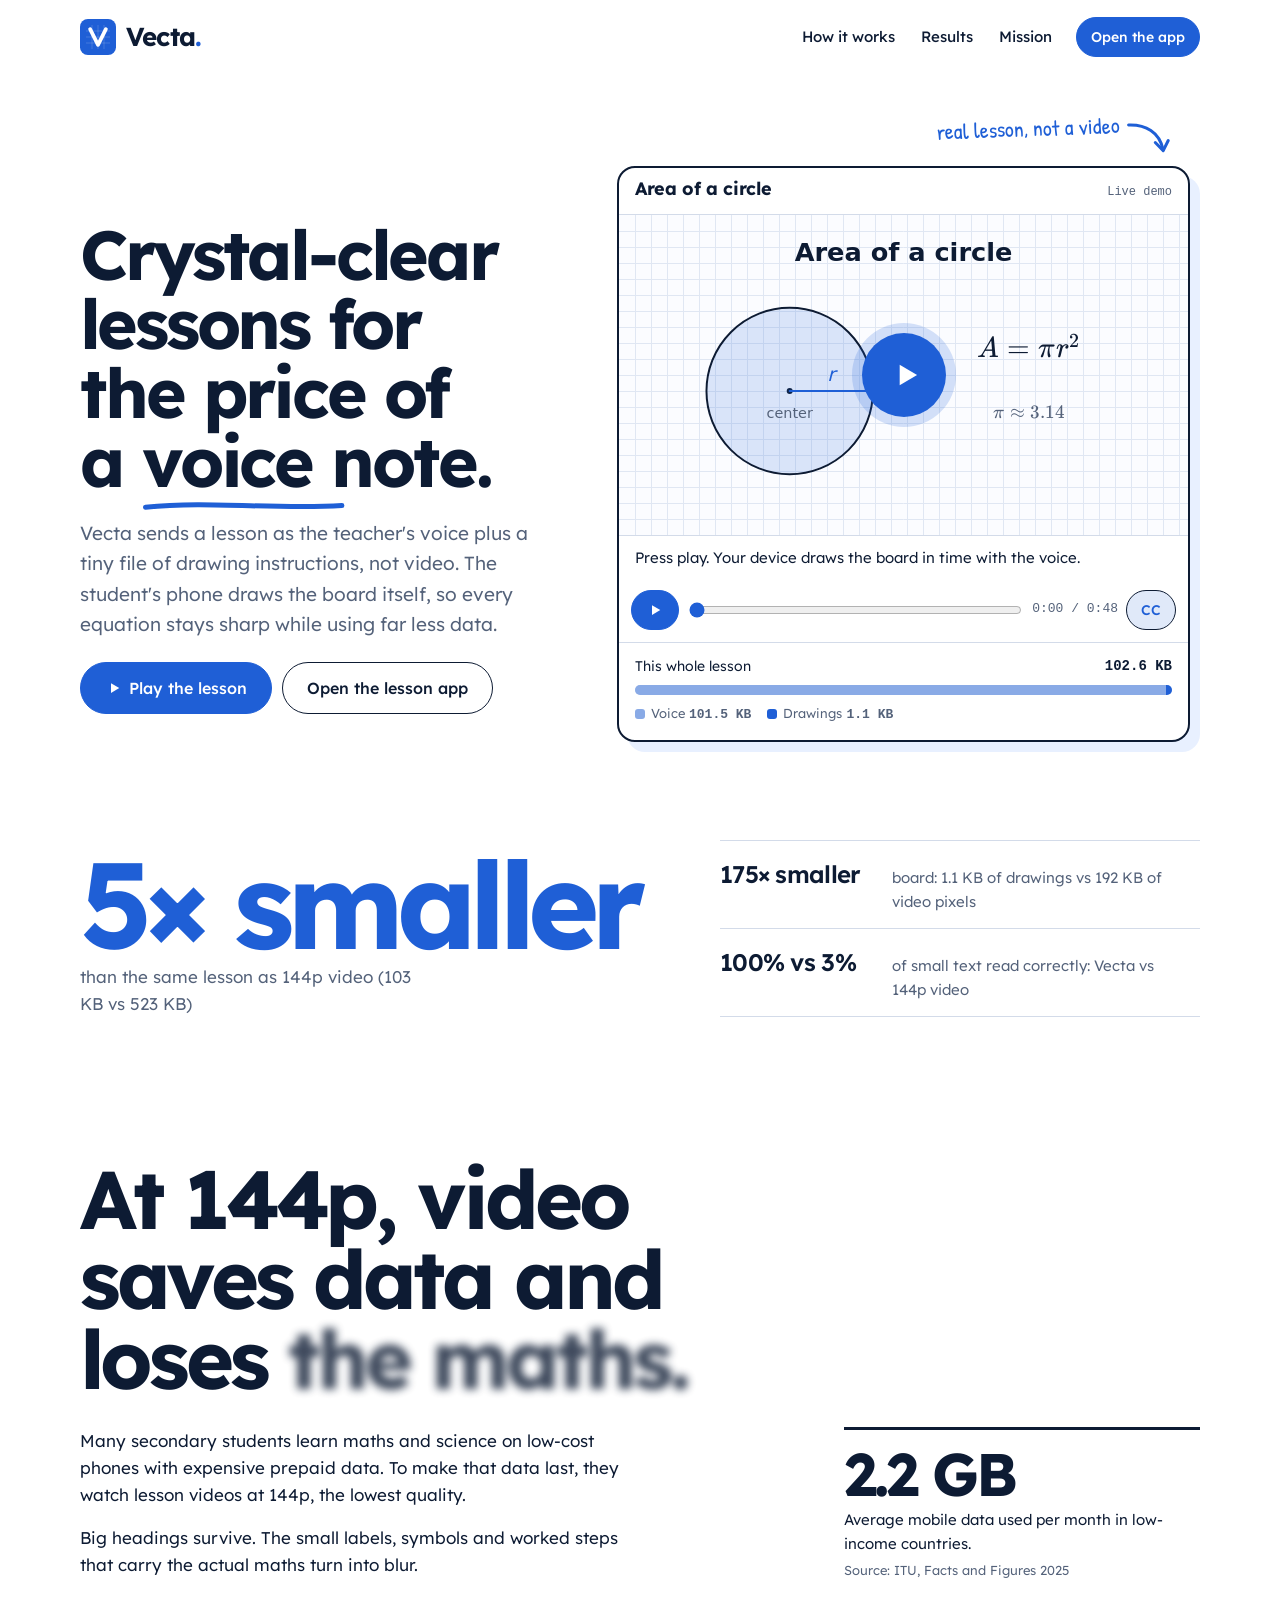
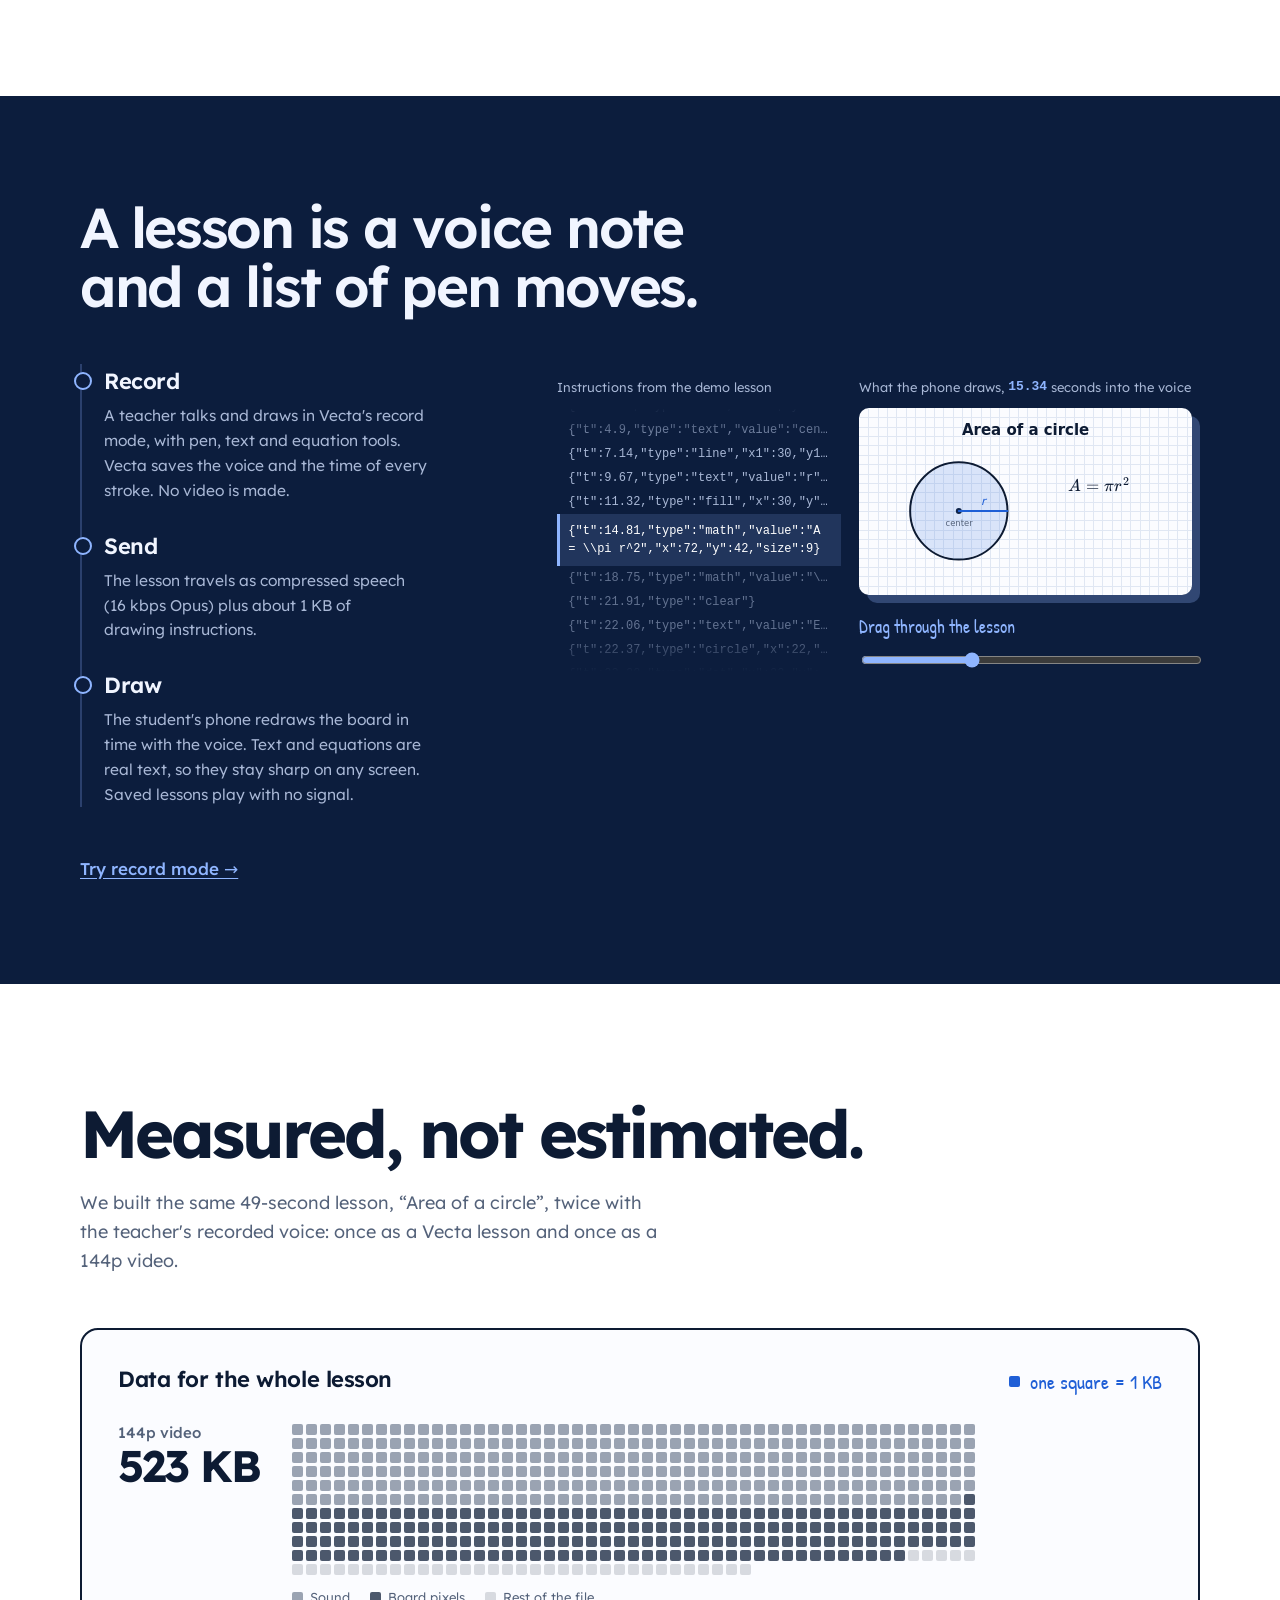
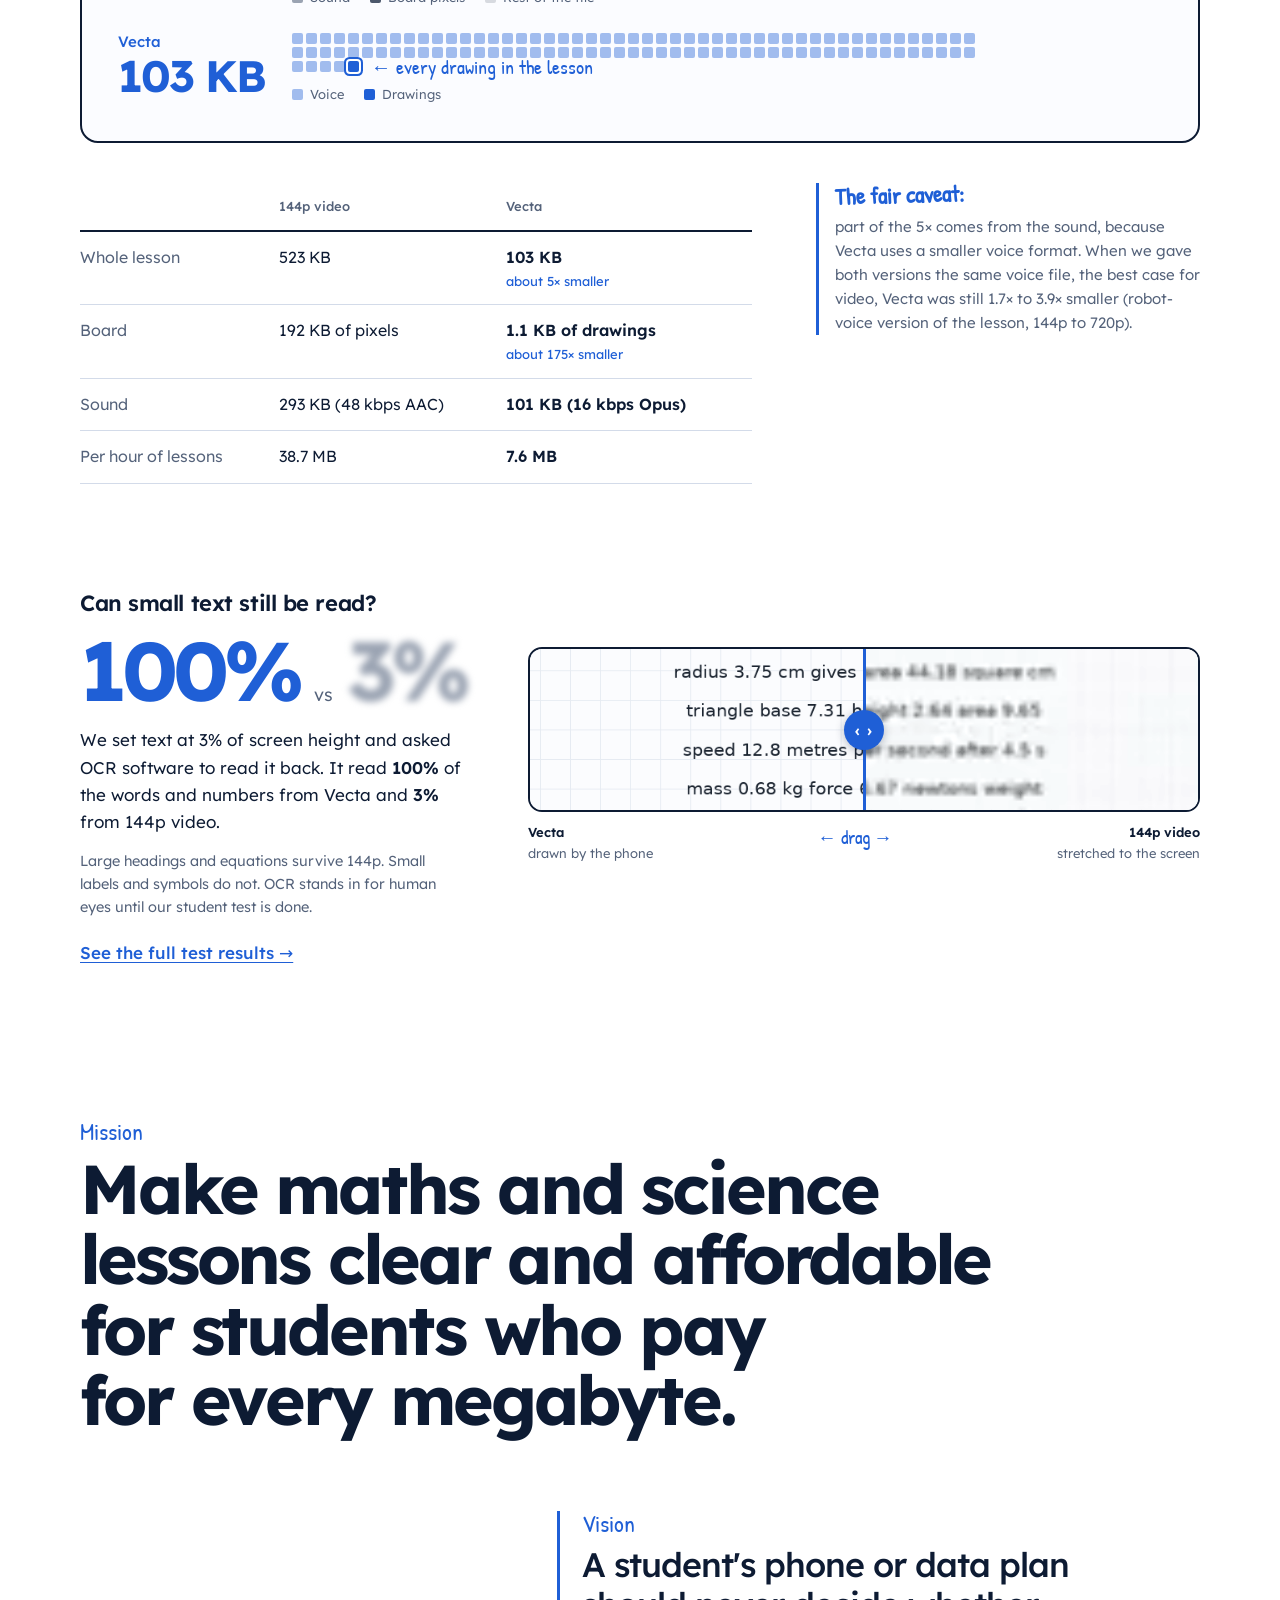
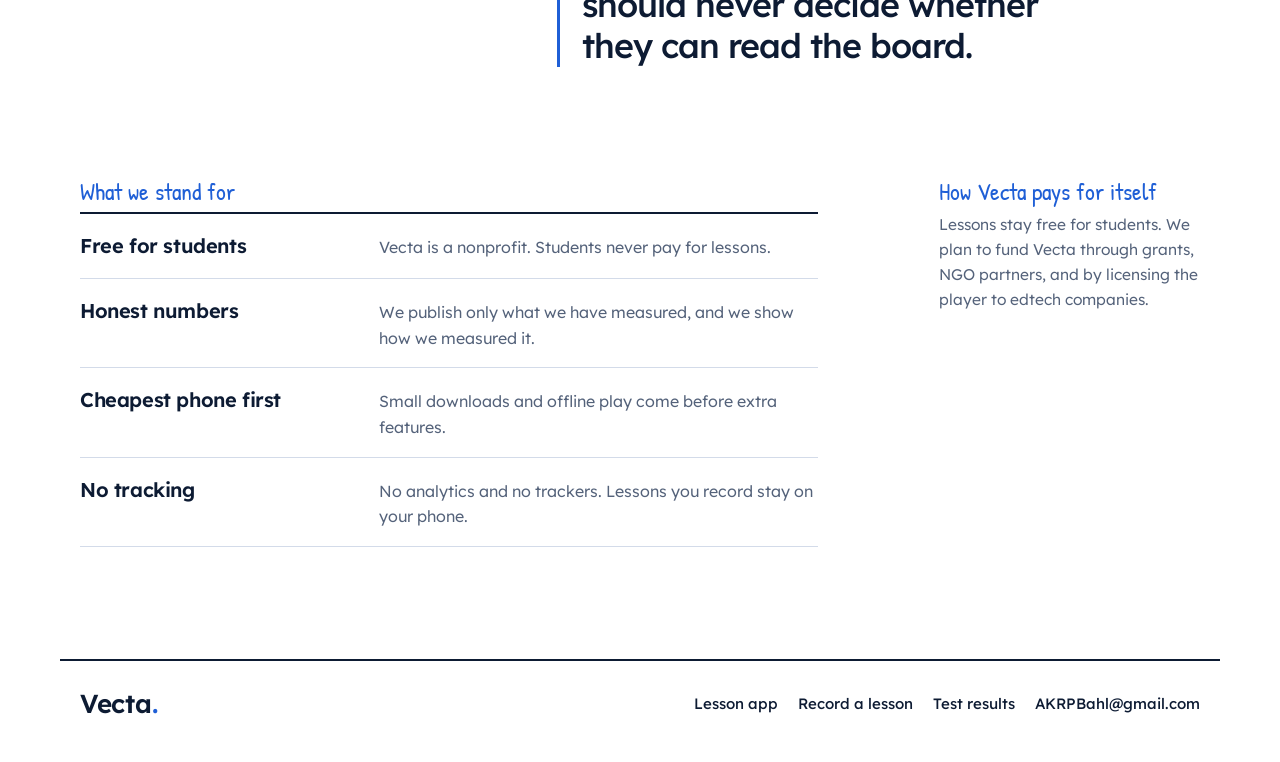
<file: index.html>
<!doctype html>
<html lang="en">
<head>
<meta charset="utf-8">
<meta name="viewport" content="width=device-width, initial-scale=1, viewport-fit=cover">
<title>Vecta: crystal-clear lessons for the price of a voice note</title>
<meta name="description" content="Vecta sends lessons as the teacher's voice plus a tiny file of drawing instructions. The student's phone draws the board itself, sharp on any screen, using much less data than video.">
<meta property="og:title" content="Vecta: crystal-clear lessons for the price of a voice note">
<meta property="og:description" content="Maths and science lessons sent as a voice plus drawing instructions, not video. Sharp on any phone, about 5x smaller than 144p video in our test.">
<meta property="og:type" content="website">
<meta property="og:image" content="https://vecta-team.github.io/Vecta/icon-512.png">
<meta name="theme-color" content="#1f5fd6">
<link rel="manifest" href="manifest.webmanifest">
<link rel="icon" href="icon-192.png">
<link rel="apple-touch-icon" href="icon-192.png">
<link rel="stylesheet" href="katex.min.css">
<link rel="stylesheet" href="app.css">
<link rel="stylesheet" href="site.css">
</head>
<body class="site">

<header class="nav wrap">
  <a class="brand" href="./" aria-label="Vecta home">
    <svg class="logo" viewBox="0 0 48 48" aria-hidden="true"><rect width="48" height="48" rx="10.5" fill="#1f5fd6"/><path d="M8 16h32M8 24h32M8 32h32M16 8v32M24 8v32M32 8v32" stroke="#fff" stroke-opacity=".22"/><path d="M13.5 13.5 24 34.5l10.5-21" fill="none" stroke="#fff" stroke-width="5" stroke-linecap="round" stroke-linejoin="round"/></svg>
    <span class="word">Vecta<span>.</span></span>
  </a>
  <nav class="navlinks" aria-label="Sections">
    <a href="#how">How it works</a>
    <a href="#results">Results</a>
    <a href="#mission">Mission</a>
  </nav>
  <a class="btn primary" href="app.html">Open the app</a>
</header>

<main>

<!-- ============ HERO: tagline + the working player ============ -->
<section class="hero wrap">
  <div class="hero-text">
    <h1>Crystal-clear lessons for the price of a <span class="mark">voice note.<svg viewBox="0 0 200 12" preserveAspectRatio="none" aria-hidden="true"><path pathLength="1" d="M2 8C40 2 80 11 120 6s60-2 78 1"/></svg></span></h1>
    <p class="lede">Vecta sends a lesson as the teacher's voice plus a tiny file of drawing instructions, not video. The student's phone draws the board itself, so every equation stays sharp while using far less data.</p>
    <div class="row">
      <button class="btn primary big" id="heroPlay" type="button"><svg viewBox="0 0 24 24"><path d="M8 5.5v13l11-6.5z"/></svg>Play the lesson</button>
      <a class="btn big" href="app.html">Open the lesson app</a>
    </div>
  </div>

  <div class="hero-demo">
    <p class="hand note-demo" data-draw>real lesson, not a video
      <svg viewBox="0 0 60 44" aria-hidden="true"><path pathLength="1" d="M4 4c22 0 40 10 44 34"/><path pathLength="1" d="M38 28l10 11 7-13"/></svg>
    </p>
    <div class="player" id="demo">
      <div class="player-head"><h2>Area of a circle</h2><span class="meta">Live demo</span></div>
      <div class="stage">
        <div id="board"></div>
        <button class="bigplay" id="bigPlay" type="button" aria-label="Play the lesson"><svg viewBox="0 0 24 24"><path d="M8 5.5v13l11-6.5z"/></svg></button>
      </div>
      <div class="caption" id="caption" aria-live="polite">Press play. Your device draws the board in time with the voice.</div>
      <div class="controls">
        <button class="btn primary" id="play" type="button" aria-label="Play" disabled><svg viewBox="0 0 24 24" id="playIcon"><path d="M8 5.5v13l11-6.5z"/></svg></button>
        <input class="scrub" id="scrub" type="range" min="0" max="49" step="0.05" value="0" aria-label="Lesson position">
        <span class="time" id="time">0:00 / 0:48</span>
        <button class="btn" id="cc" type="button" aria-pressed="true">CC</button>
      </div>
      <div class="weight">
        <div class="line1"><span>This whole lesson</span><b id="totalKB">–</b></div>
        <div class="bar" aria-hidden="true"><i class="voice" id="barVoice"></i><i class="draw" id="barDraw"></i></div>
        <div class="legend">
          <span style="--c: color-mix(in srgb, var(--accent) 45%, var(--grid))">Voice <b id="voiceKB">–</b></span>
          <span style="--c: var(--accent)">Drawings <b id="drawKB">–</b></span>
        </div>
      </div>
    </div>
  </div>
</section>

<section class="short wrap" aria-label="Headline results">
  <p class="lead-fact"><b>5× smaller</b><span>than the same lesson as 144p video (103 KB vs 523 KB)</span></p>
  <div class="more-facts">
    <p><b>175× smaller</b><span>board: 1.1 KB of drawings vs 192 KB of video pixels</span></p>
    <p><b>100% vs 3%</b><span>of small text read correctly: Vecta vs 144p video</span></p>
  </div>
</section>

<!-- ============ PROBLEM ============ -->
<section class="problem wrap" id="problem">
  <h2>At 144p, video saves data and loses <span class="blurred">the maths.</span></h2>
  <div class="problem-text">
    <p>Many secondary students learn maths and science on low-cost phones with expensive prepaid data. To make that data last, they watch lesson videos at 144p, the lowest quality.</p>
    <p>Big headings survive. The small labels, symbols and worked steps that carry the actual maths turn into blur.</p>
  </div>
  <aside class="margin-fig">
    <b>2.2 GB</b>
    <span>Average mobile data used per month in low-income countries.</span>
    <small>Source: ITU, Facts and Figures 2025</small>
  </aside>
</section>

<!-- ============ HOW IT WORKS (the dark "blueprint" band) ============ -->
<section class="band" id="how">
  <div class="wrap how">
    <h2>A lesson is a voice note and a list of pen moves.</h2>

    <ol class="story">
      <li><b>Record</b><p>A teacher talks and draws in Vecta's record mode, with pen, text and equation tools. Vecta saves the voice and the time of every stroke. No video is made.</p></li>
      <li><b>Send</b><p>The lesson travels as compressed speech (16 kbps Opus) plus about 1 KB of drawing instructions.</p></li>
      <li><b>Draw</b><p>The student's phone redraws the board in time with the voice. Text and equations are real text, so they stay sharp on any screen. Saved lessons play with no signal.</p></li>
    </ol>

    <!-- The x-ray: the demo lesson's real instructions next to the board they draw. -->
    <div class="xray" id="xray">
      <figure class="xfeed">
        <figcaption>Instructions from the demo lesson</figcaption>
        <ol id="feed" aria-label="Drawing instructions"><li class="now"><code>{"t":14.81,"type":"math","value":"A = \\pi r^2","x":72,"y":42,"size":9}</code></li></ol>
      </figure>
      <figure class="xdraw">
        <figcaption>What the phone draws, <b id="xtime">14.81</b> seconds into the voice</figcaption>
        <div class="xpaper"><div id="xboard"></div></div>
        <label class="xslide"><span>Drag through the lesson</span><input class="scrub" id="xscrub" type="range" min="0" max="49" step="0.05" value="15.2"></label>
      </figure>
    </div>
    <p class="links"><a href="record.html">Try record mode →</a></p>
  </div>
</section>

<!-- ============ RESULTS ============ -->
<section class="results wrap" id="results">
  <h2>Measured, not estimated.</h2>
  <p class="intro">We built the same 49-second lesson, “Area of a circle”, twice with the teacher's recorded voice: once as a Vecta lesson and once as a 144p video.</p>

  <!-- To-scale chart: one square = 1 KB. site.js draws the squares from data-parts. -->
  <figure class="scale" role="img" aria-label="Drawn to scale, one square per kilobyte. 144p video: 523 squares. Vecta: 103 squares, of which the drawings are one.">
    <figcaption><h3>Data for the whole lesson</h3><span class="key"><i class="sq draw"></i> one square = 1 KB</span></figcaption>
    <div class="scale-row">
      <p class="scale-label"><b>144p video</b><span>523 KB</span></p>
      <div>
        <div class="units" data-parts='[["snd",293],["pix",192],["rest",38]]'></div>
        <p class="legend2"><span><i class="sq snd"></i>Sound</span><span><i class="sq pix"></i>Board pixels</span><span><i class="sq rest"></i>Rest of the file</span></p>
      </div>
    </div>
    <div class="scale-row us">
      <p class="scale-label"><b>Vecta</b><span>103 KB</span></p>
      <div>
        <div class="units" data-parts='[["voice",102]]'><span class="hand note-sq"><i class="sq draw"></i>← every drawing in the lesson</span></div>
        <p class="legend2"><span><i class="sq voice"></i>Voice</span><span><i class="sq draw"></i>Drawings</span></p>
      </div>
    </div>
  </figure>

  <div class="ledger">
    <div class="tablewrap"><table>
      <thead><tr><th></th><th>144p video</th><th>Vecta</th></tr></thead>
      <tbody>
        <tr><td>Whole lesson</td><td>523 KB</td><td>103 KB <em>about 5× smaller</em></td></tr>
        <tr><td>Board</td><td>192 KB of pixels</td><td>1.1 KB of drawings <em>about 175× smaller</em></td></tr>
        <tr><td>Sound</td><td>293 KB (48 kbps AAC)</td><td>101 KB (16 kbps Opus)</td></tr>
        <tr><td>Per hour of lessons</td><td>38.7 MB</td><td>7.6 MB</td></tr>
      </tbody>
    </table></div>
    <p class="caveat"><b class="hand">The fair caveat:</b> part of the 5× comes from the sound, because Vecta uses a smaller voice format. When we gave both versions the same voice file, the best case for video, Vecta was still 1.7× to 3.9× smaller (robot-voice version of the lesson, 144p to 720p).</p>
  </div>

  <div class="read">
    <div class="read-text">
      <h3>Can small text still be read?</h3>
      <p class="score" aria-hidden="true"><b>100%</b><i>vs</i><b class="blurred">3%</b></p>
      <p>We set text at 3% of screen height and asked OCR software to read it back. It read <b>100%</b> of the words and numbers from Vecta and <b>3%</b> from 144p video.</p>
      <p class="note">Large headings and equations survive 144p. Small labels and symbols do not. OCR stands in for human eyes until our student test is done.</p>
    </div>
    <figure class="cmp">
      <div class="cmp-frame" id="cmp" style="--pos: 50%">
        <img src="cmp_vecta.png" alt="Four lines of maths text, perfectly sharp" width="800" height="196" loading="lazy">
        <img class="top" src="cmp_144.png" alt="The same text from 144p video, too blurred to read the numbers" width="800" height="196" loading="lazy">
        <span class="cmp-handle" aria-hidden="true"></span>
        <input type="range" min="0" max="100" value="50" id="cmpRange" aria-label="Slide to compare Vecta with 144p video">
      </div>
      <figcaption><span><b>Vecta</b> drawn by the phone</span><span class="hand">← drag →</span><span><b>144p video</b> stretched to the screen</span></figcaption>
    </figure>
  </div>

  <p class="links"><a href="results.html">See the full test results →</a></p>
</section>

<!-- ============ MISSION, VISION, VALUES ============
     TEAM: the wording in this section is a DRAFT. Conrad rules say AI must not
     be the main author of your story. Rewrite it in your own words. -->
<section class="mission wrap" id="mission">
  <div class="mis">
    <h2>Mission</h2>
    <p>Make maths and science lessons clear and affordable for students who pay for every megabyte.</p>
  </div>
  <div class="vis">
    <h2>Vision</h2>
    <p>A student's phone or data plan should never decide whether they can read the board.</p>
  </div>

  <div class="stand">
    <h2>What we stand for</h2>
    <dl>
      <div><dt>Free for students</dt><dd>Vecta is a nonprofit. Students never pay for lessons.</dd></div>
      <div><dt>Honest numbers</dt><dd>We publish only what we have measured, and we show how we measured it.</dd></div>
      <div><dt>Cheapest phone first</dt><dd>Small downloads and offline play come before extra features.</dd></div>
      <div><dt>No tracking</dt><dd>No analytics and no trackers. Lessons you record stay on your phone.</dd></div>
    </dl>
  </div>
  <div class="model">
    <h2>How Vecta pays for itself</h2>
    <p>Lessons stay free for students. We plan to fund Vecta through grants, NGO partners, and by licensing the player to edtech companies.</p>
  </div>
</section>

</main>

<footer class="foot wrap">
  <div class="row spread">
    <span class="brand">Vecta<span>.</span></span>
    <nav class="row" aria-label="Pages">
      <a href="app.html">Lesson app</a>
      <a href="record.html">Record a lesson</a>
      <a href="results.html">Test results</a>
      <a href="mailto:AKRPBahl@gmail.com">AKRPBahl@gmail.com</a>
    </nav>
  </div>
</footer>

<audio id="audio" preload="none"></audio>
<script src="katex.min.js" defer></script>
<script src="board.js" defer></script>
<script src="site.js" defer></script>
</body>
</html>
</file>
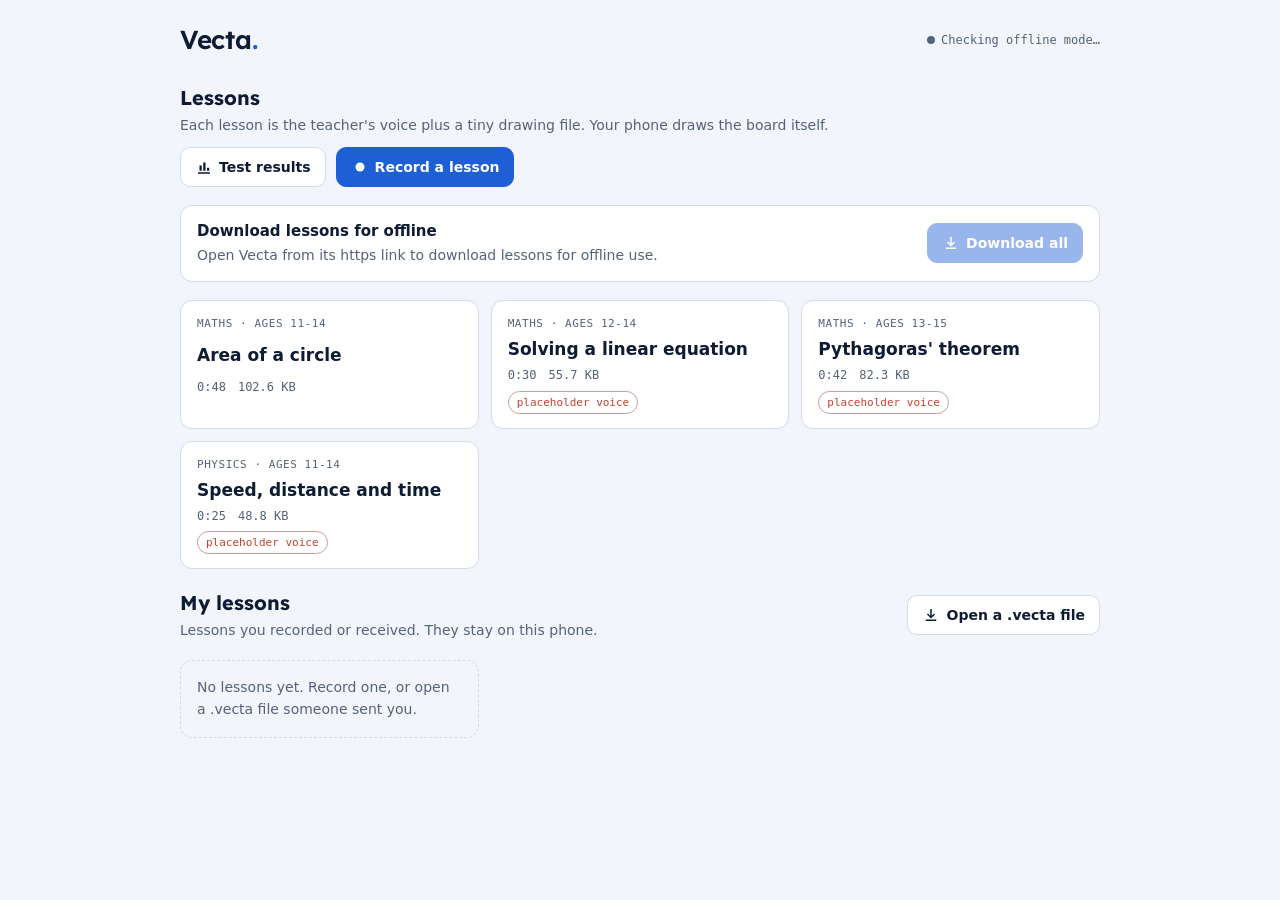
<file: app.html>
<!doctype html>
<html lang="en">
<head>
<meta charset="utf-8">
<meta name="viewport" content="width=device-width, initial-scale=1, viewport-fit=cover">
<title>Lessons · Vecta</title>
<meta name="description" content="Sharp maths and science lessons that use a fraction of video's data.">
<meta name="theme-color" content="#1f5fd6">
<link rel="manifest" href="manifest.webmanifest">
<link rel="icon" href="icon-192.png">
<link rel="apple-touch-icon" href="icon-192.png">
<link rel="stylesheet" href="katex.min.css">
<link rel="stylesheet" href="app.css">
</head>
<body>
<main>
  <div class="topbar">
    <a class="brand" href="./">Vecta<span>.</span></a>
    <span class="status" id="status">Checking offline mode…</span>
  </div>

  <!-- Library -->
  <section id="library" class="lib" style="display:grid;gap:18px">
    <div class="row spread">
      <div style="display:grid;gap:2px">
        <h2 class="section">Lessons</h2>
        <p class="sub">Each lesson is the teacher's voice plus a tiny drawing file. Your phone draws the board itself.</p>
      </div>
      <div class="row">
        <a class="btn" href="results.html"><svg viewBox="0 0 24 24"><path d="M4 19h16v2H4zM6 10h3v7H6zM11 6h3v11h-3zM16 13h3v4h-3z"/></svg>Test results</a>
        <a class="btn primary" href="record.html"><svg viewBox="0 0 24 24"><circle cx="12" cy="12" r="6"/></svg>Record a lesson</a>
      </div>
    </div>
    <div class="dl" id="dl">
      <div class="row spread">
        <div style="display:grid;gap:2px;min-width:0">
          <b id="dlTitle">Download lessons for offline</b>
          <span class="sub" id="dlInfo">Checking…</span>
        </div>
        <button class="btn primary" id="dlBtn" type="button" disabled><svg viewBox="0 0 24 24"><path d="M11 4h2v9l3-3 1.4 1.4L12 16.8 6.6 11.4 8 10l3 3zM5 18h14v2H5z"/></svg><span id="dlLabel">Download all</span></button>
      </div>
      <div class="bar" id="dlBar" hidden aria-hidden="true"><i class="draw" id="dlFill" style="width:0%"></i></div>
    </div>
    <div class="grid" id="builtin"></div>

    <div class="row spread">
      <div style="display:grid;gap:2px">
        <h2 class="section">My lessons</h2>
        <p class="sub">Lessons you recorded or received. They stay on this phone.</p>
      </div>
      <label class="btn" for="importFile"><svg viewBox="0 0 24 24"><path d="M11 4h2v9l3-3 1.4 1.4L12 16.8 6.6 11.4 8 10l3 3zM5 18h14v2H5z"/></svg>Open a .vecta file</label>
      <input type="file" id="importFile" accept=".vecta,.zip,application/zip" hidden>
    </div>
    <div id="importMsg" hidden></div>
    <div class="grid" id="mine"></div>
  </section>

  <!-- Player -->
  <section id="playerView" hidden style="display:grid;gap:14px">
    <div class="row"><a class="btn" href="#" id="backToList"><svg viewBox="0 0 24 24"><path d="M15.4 7.4 14 6l-6 6 6 6 1.4-1.4L10.8 12z"/></svg>All lessons</a></div>
    <div id="loadMsg" hidden></div>
    <div class="player">
      <div class="player-head"><h2 id="pTitle">Lesson</h2><span class="meta" id="pMeta"></span></div>
      <div id="board"></div>
      <div class="caption" id="caption" aria-live="polite">Press play. The board draws itself in time with the voice.</div>
      <div class="controls">
        <button class="btn primary" id="play" type="button" aria-label="Play"><svg viewBox="0 0 24 24" id="playIcon"><path d="M8 5.5v13l11-6.5z"/></svg></button>
        <button class="btn" id="back10" type="button" aria-label="Back 10 seconds"><svg viewBox="0 0 24 24"><path d="M12 5V2L7 6l5 4V7a6 6 0 1 1-6 6H4a8 8 0 1 0 8-8z"/></svg>10s</button>
        <input class="scrub" id="scrub" type="range" min="0" max="60" step="0.05" value="0" aria-label="Lesson position">
        <span class="time" id="time">0:00 / 0:00</span>
        <button class="btn" id="cc" type="button" aria-pressed="true">CC</button>
      </div>
      <div class="weight">
        <div class="line1"><span>Download size for this lesson</span><b id="totalKB">–</b></div>
        <div class="bar" aria-hidden="true"><i class="voice" id="barVoice"></i><i class="draw" id="barDraw"></i></div>
        <div class="legend">
          <span style="--c: color-mix(in srgb, var(--accent) 45%, var(--grid))">Voice <b id="voiceKB">–</b></span>
          <span style="--c: var(--accent)">Drawings <b id="drawKB">–</b></span>
          <span id="perHour"></span>
        </div>
        <a href="results.html" style="font-size:14px">See how this compares with video →</a>
      </div>
      <div class="actions">
        <button class="btn" id="shareBtn" type="button"><svg viewBox="0 0 24 24"><path d="M11 16h2V7l3 3 1.4-1.4L12 3.2 6.6 8.6 8 10l3-3zM5 18h14v2H5z"/></svg>Save as .vecta file</button>
        <button class="btn danger" id="deleteBtn" type="button" hidden>Delete</button>
        <span class="hint" id="deleteConfirm" hidden>Tap Delete again to remove this lesson.</span>
        <span class="hint" id="shareMsg" hidden></span>
      </div>
    </div>
  </section>
</main>
<audio id="audio" preload="auto"></audio>
<script src="katex.min.js"></script>
<script src="board.js"></script>
<script src="store.js"></script>
<script src="player.js"></script>
</body>
</html>
</file>
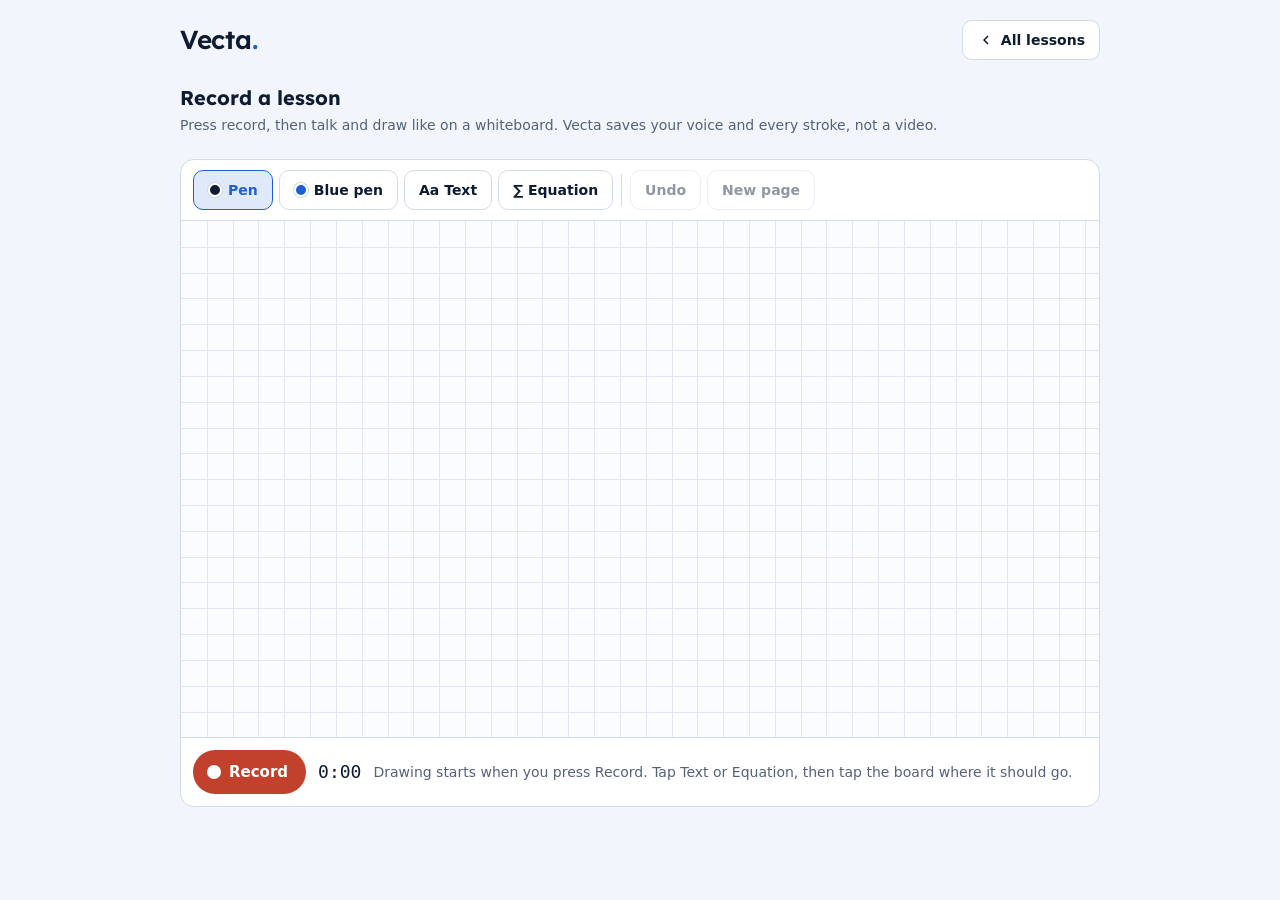
<file: record.html>
<!doctype html>
<html lang="en">
<head>
<meta charset="utf-8">
<meta name="viewport" content="width=device-width, initial-scale=1, viewport-fit=cover">
<title>Record a lesson · Vecta</title>
<meta name="theme-color" content="#1f5fd6">
<link rel="manifest" href="manifest.webmanifest">
<link rel="icon" href="icon-192.png">
<link rel="stylesheet" href="katex.min.css">
<link rel="stylesheet" href="app.css">
</head>
<body>
<main>
  <div class="topbar">
    <a class="brand" href="./">Vecta<span>.</span></a>
    <a class="btn" href="app.html"><svg viewBox="0 0 24 24"><path d="M15.4 7.4 14 6l-6 6 6 6 1.4-1.4L10.8 12z"/></svg>All lessons</a>
  </div>

  <div style="display:grid;gap:2px">
    <h2 class="section">Record a lesson</h2>
    <p class="sub">Press record, then talk and draw like on a whiteboard. Vecta saves your voice and every stroke, not a video.</p>
  </div>
  <div id="msg" hidden></div>

  <!-- Recording -->
  <section id="studio" class="player">
    <div class="tools" role="toolbar" aria-label="Drawing tools">
      <button class="btn" type="button" data-tool="pen" data-color="ink" aria-pressed="true"><span class="swatch" style="--c: var(--ink)"></span>Pen</button>
      <button class="btn" type="button" data-tool="pen" data-color="accent" aria-pressed="false"><span class="swatch" style="--c: var(--accent)"></span>Blue pen</button>
      <button class="btn" type="button" data-tool="text" aria-pressed="false">Aa Text</button>
      <button class="btn" type="button" data-tool="math" aria-pressed="false">∑ Equation</button>
      <span class="sep" aria-hidden="true"></span>
      <button class="btn" type="button" id="undo" disabled>Undo</button>
      <button class="btn" type="button" id="newPage" disabled>New page</button>
    </div>
    <div id="board" style="position:relative"></div>
    <div class="recbar">
      <button class="recbtn" id="rec" type="button"><span class="dot"></span><span id="recLabel">Record</span></button>
      <span class="clock" id="clock">0:00</span>
      <span class="hint" id="hint">Drawing starts when you press Record. Tap Text or Equation, then tap the board where it should go.</span>
    </div>
  </section>

  <!-- Review -->
  <section id="review" hidden style="display:grid;gap:14px">
    <div class="player">
      <div class="player-head"><h2>Preview</h2><span class="meta" id="revMeta"></span></div>
      <div id="previewBoard"></div>
      <div class="controls">
        <button class="btn primary" id="pPlay" type="button" aria-label="Play"><svg viewBox="0 0 24 24" id="pIcon"><path d="M8 5.5v13l11-6.5z"/></svg></button>
        <input class="scrub" id="pScrub" type="range" min="0" max="10" step="0.05" value="0" aria-label="Preview position">
        <span class="time" id="pTime">0:00 / 0:00</span>
      </div>
      <div class="weight">
        <div class="line1"><span>Download size</span><b id="rTotal">–</b></div>
        <div class="legend"><span style="--c: color-mix(in srgb, var(--accent) 45%, var(--grid))">Voice <b id="rVoice">–</b></span><span style="--c: var(--accent)">Drawings <b id="rDraw">–</b></span><span id="rHour"></span></div>
      </div>
    </div>
    <div class="panel">
      <label class="field" for="title">Lesson title<input id="title" type="text" maxlength="80" placeholder="e.g. Area of a triangle"></label>
      <label class="field" for="subject">Subject<input id="subject" type="text" maxlength="40" value="Maths"></label>
      <div class="row">
        <button class="btn primary" id="save" type="button">Save to My lessons</button>
        <button class="btn" id="download" type="button">Save as .vecta file</button>
        <button class="btn danger" id="discard" type="button">Discard and record again</button>
      </div>
      <span class="hint" id="discardConfirm" hidden>Tap Discard again to delete this recording.</span>
    </div>
  </section>
</main>
<audio id="pAudio" preload="auto"></audio>
<script src="katex.min.js"></script>
<script src="board.js"></script>
<script src="store.js"></script>
<script src="record.js"></script>
</body>
</html>
</file>
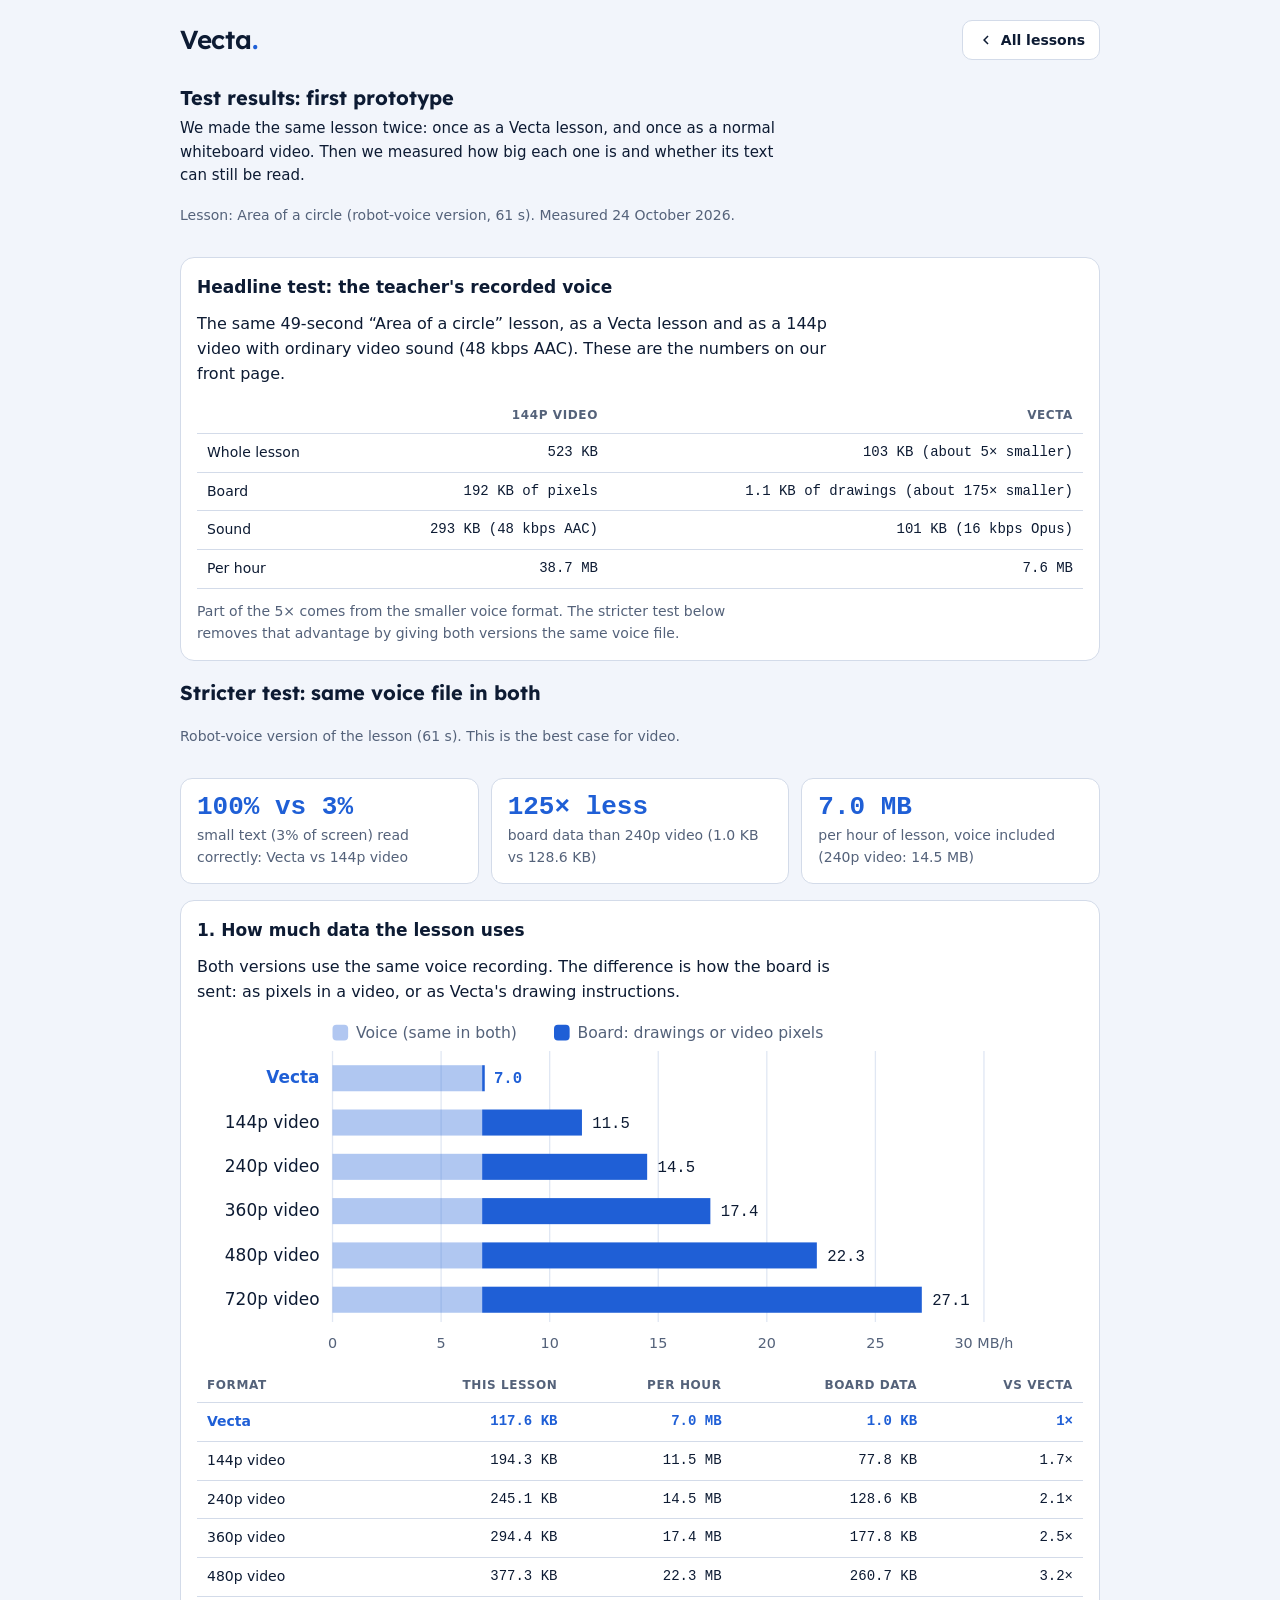
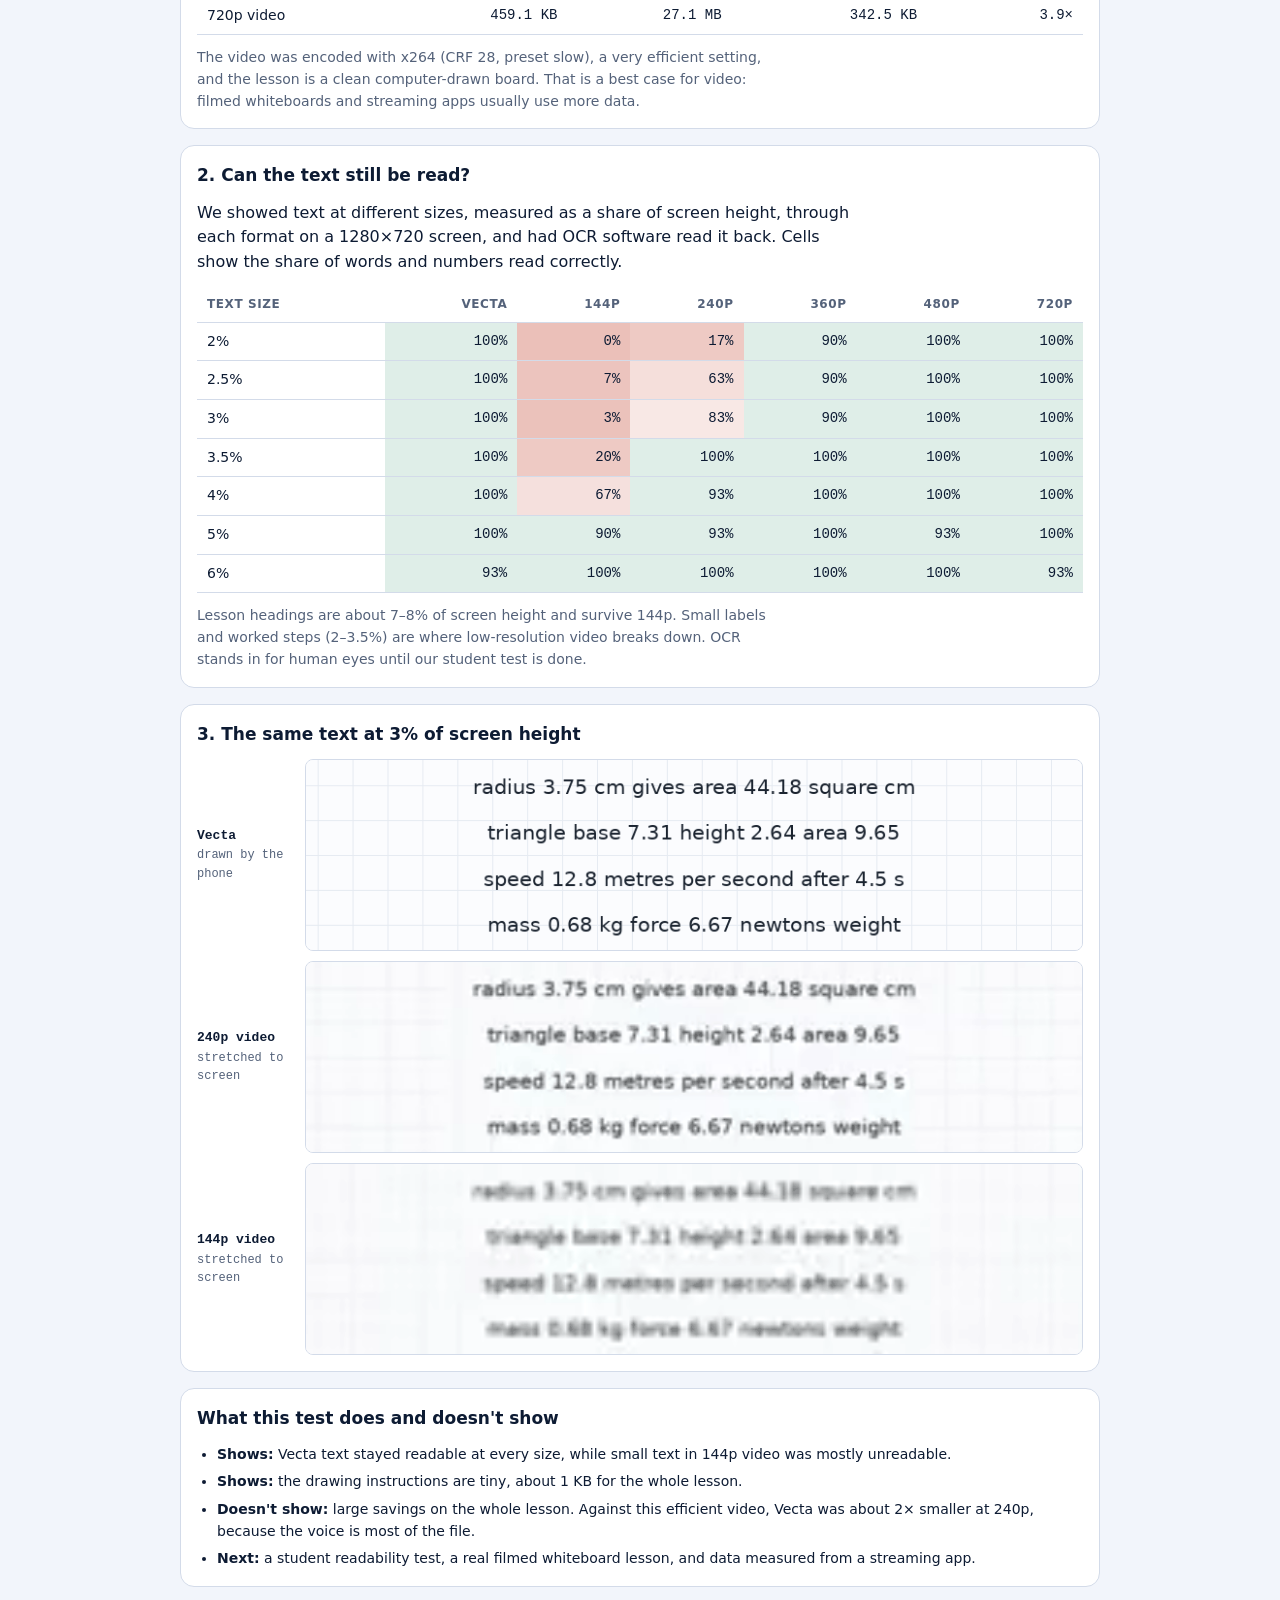
<file: results.html>
<!doctype html>
<html lang="en">
<head>
<meta charset="utf-8">
<meta name="viewport" content="width=device-width, initial-scale=1, viewport-fit=cover">
<title>Test results · Vecta</title>
<meta name="theme-color" content="#1f5fd6">
<link rel="manifest" href="manifest.webmanifest">
<link rel="icon" href="icon-192.png">
<link rel="stylesheet" href="app.css">
<style>
  .results { display: grid; gap: 16px; }
  .lead { font-size: 15px; max-width: 65ch; margin: 0; }
  .facts3 { display: grid; grid-template-columns: repeat(auto-fit, minmax(200px, 1fr)); gap: 12px; }
  .fact { background: var(--surface); border: 1px solid var(--line); border-radius: 12px; padding: 14px 16px; display: grid; gap: 4px; min-width: 0; }
  .fact b { font-family: var(--mono); font-size: 26px; font-variant-numeric: tabular-nums; color: var(--accent); line-height: 1.1; }
  .fact span { font-size: 14px; color: var(--muted); }
  .panel h3 { margin: 0; font-size: 17px; }
  .panel p { margin: 0; max-width: 65ch; }
  .note { color: var(--muted); font-size: 14px; }
  .chart { width: 100%; height: auto; display: block; }
  .tablewrap { overflow-x: auto; }
  table { border-collapse: collapse; width: 100%; font-size: 14px; font-variant-numeric: tabular-nums; }
  th, td { text-align: right; padding: 8px 10px; border-bottom: 1px solid var(--line); white-space: nowrap; }
  th:first-child, td:first-child { text-align: left; }
  th { font-size: 12px; font-weight: 700; color: var(--muted); text-transform: uppercase; letter-spacing: .05em; }
  td.num { font-family: var(--mono); }
  tr.us td { font-weight: 700; color: var(--accent); }
  td.cell { font-family: var(--mono); background: color-mix(in srgb, var(--c) calc(var(--v) * 1%), transparent); }
  .compare { display: grid; gap: 10px; }
  .compare figure { margin: 0; display: grid; grid-template-columns: 96px 1fr; gap: 12px; align-items: center; }
  .compare figcaption { font-family: var(--mono); font-size: 12px; color: var(--muted); }
  .compare figcaption b { display: block; color: var(--ink); font-size: 13px; }
  .compare img { width: 100%; max-width: 100%; height: auto; border-radius: 8px; border: 1px solid var(--line); display: block; background: #fbfcfe; }
  .limits { margin: 0; padding-left: 20px; display: grid; gap: 6px; font-size: 14px; }
  @media (max-width: 520px) { .compare figure { grid-template-columns: 1fr; gap: 6px; } .fact b { font-size: 22px; } }
</style>
</head>
<body>
<main>
  <div class="topbar">
    <a class="brand" href="./">Vecta<span>.</span></a>
    <a class="btn" href="app.html"><svg viewBox="0 0 24 24"><path d="M15.4 7.4 14 6l-6 6 6 6 1.4-1.4L10.8 12z"/></svg>All lessons</a>
  </div>

  <section class="results" aria-labelledby="h">
    <div style="display:grid;gap:4px">
      <h2 class="section" id="h">Test results: first prototype</h2>
      <p class="lead">We made the same lesson twice: once as a Vecta lesson, and once as a normal whiteboard video. Then we measured how big each one is and whether its text can still be read.</p>
      <p class="note" id="runInfo"></p>
    </div>

    <div class="panel">
      <h3>Headline test: the teacher's recorded voice</h3>
      <p>The same 49-second “Area of a circle” lesson, as a Vecta lesson and as a 144p video with ordinary video sound (48 kbps AAC). These are the numbers on our front page.</p>
      <div class="tablewrap"><table>
        <thead><tr><th></th><th>144p video</th><th>Vecta</th></tr></thead>
        <tbody>
          <tr><td>Whole lesson</td><td class="num">523 KB</td><td class="num">103 KB (about 5× smaller)</td></tr>
          <tr><td>Board</td><td class="num">192 KB of pixels</td><td class="num">1.1 KB of drawings (about 175× smaller)</td></tr>
          <tr><td>Sound</td><td class="num">293 KB (48 kbps AAC)</td><td class="num">101 KB (16 kbps Opus)</td></tr>
          <tr><td>Per hour</td><td class="num">38.7 MB</td><td class="num">7.6 MB</td></tr>
        </tbody>
      </table></div>
      <p class="note">Part of the 5× comes from the smaller voice format. The stricter test below removes that advantage by giving both versions the same voice file.</p>
    </div>

    <div style="display:grid;gap:4px">
      <h2 class="section">Stricter test: same voice file in both</h2>
      <p class="note">Robot-voice version of the lesson (61 s). This is the best case for video.</p>
    </div>

    <div class="facts3" id="facts"></div>

    <div class="panel">
      <h3>1. How much data the lesson uses</h3>
      <p>Both versions use the same voice recording. The difference is how the board is sent: as pixels in a video, or as Vecta's drawing instructions.</p>
      <svg class="chart" id="sizeChart" role="img" aria-label="Data per hour of lesson: Vecta compared with video at 144p to 720p"></svg>
      <div class="tablewrap"><table id="sizeTable">
        <thead><tr><th>Format</th><th>This lesson</th><th>Per hour</th><th>Board data</th><th>vs Vecta</th></tr></thead>
        <tbody></tbody>
      </table></div>
      <p class="note">The video was encoded with x264 (CRF 28, preset slow), a very efficient setting, and the lesson is a clean computer-drawn board. That is a best case for video: filmed whiteboards and streaming apps usually use more data.</p>
    </div>

    <div class="panel">
      <h3>2. Can the text still be read?</h3>
      <p>We showed text at different sizes, measured as a share of screen height, through each format on a 1280×720 screen, and had OCR software read it back. Cells show the share of words and numbers read correctly.</p>
      <div class="tablewrap"><table id="readTable">
        <thead><tr><th>Text size</th><th>Vecta</th><th>144p</th><th>240p</th><th>360p</th><th>480p</th><th>720p</th></tr></thead>
        <tbody></tbody>
      </table></div>
      <p class="note">Lesson headings are about 7–8% of screen height and survive 144p. Small labels and worked steps (2–3.5%) are where low-resolution video breaks down. OCR stands in for human eyes until our student test is done.</p>
    </div>

    <div class="panel">
      <h3>3. The same text at 3% of screen height</h3>
      <div class="compare">
        <figure><figcaption><b>Vecta</b>drawn by the phone</figcaption><img src="cmp_vecta.png" alt="Four lines of maths text, perfectly sharp" width="800" height="196"></figure>
        <figure><figcaption><b>240p video</b>stretched to screen</figcaption><img src="cmp_240.png" alt="The same text from 240p video, soft but mostly readable" width="800" height="196"></figure>
        <figure><figcaption><b>144p video</b>stretched to screen</figcaption><img src="cmp_144.png" alt="The same text from 144p video, too blurred to read the numbers" width="800" height="196"></figure>
      </div>
    </div>

    <div class="panel">
      <h3>What this test does and doesn't show</h3>
      <ul class="limits">
        <li><b>Shows:</b> Vecta text stayed readable at every size, while small text in 144p video was mostly unreadable.</li>
        <li><b>Shows:</b> the drawing instructions are tiny, about 1 KB for the whole lesson.</li>
        <li><b>Doesn't show:</b> large savings on the whole lesson. Against this efficient video, Vecta was about 2× smaller at 240p, because the voice is most of the file.</li>
        <li><b>Next:</b> a student readability test, a real filmed whiteboard lesson, and data measured from a streaming app.</li>
      </ul>
    </div>
  </section>
</main>
<script src="results.js"></script>
</body>
</html>
</file>
<file: app.css>
/* Vecta: one centred column, squared-paper board, teacher's-blue marker accent. */
:root {
  --page: #f2f5fb;
  --surface: #ffffff;
  --paper: #fbfcff;
  --grid: #e0e7f3;
  --ink: #0d1b33;       /* navy ink: all text */
  --muted: #54627a;
  --line: #d3dbe9;
  --accent: #1f5fd6;    /* brand blue: the marker and the main action */
  --accent-ink: #ffffff;
  --tint: #e8f0ff;      /* pale blue: paper that is being drawn on */
  --navy: #0c1d3d;      /* the dark "blueprint" band on the front page */
  --video: #9aa3b2;     /* grey always means video */
  --good: #1f8a5b;
  --bad: #c2412d;
  --display: "Lexend", system-ui, -apple-system, "Segoe UI", Roboto, sans-serif;
  --body: "Atkinson Hyperlegible", system-ui, -apple-system, "Segoe UI", Roboto, sans-serif;
  --mono: "JetBrains Mono", ui-monospace, "SFMono-Regular", Menlo, monospace;
  color-scheme: light;
}
@media (prefers-color-scheme: dark) {
  :root {
    --page: #0c0f14; --surface: #151a22; --paper: #11161d; --grid: #1e2530;
    --ink: #e6ebf2; --muted: #9aa6b6; --line: #2a323e; --accent: #73a6ff; --accent-ink: #0c0f14;
    --tint: #16233f; --navy: #101b33; --video: #6b7585;
    --good: #4cc38a; --bad: #ff8a73; color-scheme: dark;
  }
}
* { box-sizing: border-box; }
html, body { margin: 0; }
body {
  background: var(--page); color: var(--ink); font: 16px/1.55 var(--body);
  padding-left: max(16px, env(safe-area-inset-left, 0px)); padding-right: max(16px, env(safe-area-inset-right, 0px));
  padding-block: max(20px, env(safe-area-inset-top, 0px)) max(48px, env(safe-area-inset-bottom, 0px));
}
main { max-width: 920px; margin: 0 auto; display: grid; gap: 22px; }
[hidden] { display: none !important; }
a { color: var(--accent); }

.topbar { display: flex; align-items: center; justify-content: space-between; gap: 12px; flex-wrap: wrap; }
.brand { font-family: var(--display); font-size: 26px; font-weight: 600; letter-spacing: -0.01em; margin: 0; color: var(--ink); text-decoration: none; }
.brand span { color: var(--accent); }
.status { font-family: var(--mono); font-size: 12px; color: var(--muted); display: inline-flex; align-items: center; gap: 6px; }
.status::before { content: ""; width: 8px; height: 8px; border-radius: 50%; background: var(--muted); }
.status.ok::before { background: var(--good); }

h2.section { font-family: var(--display); font-size: 20px; margin: 0; text-wrap: balance; }
.sub { color: var(--muted); font-size: 14px; margin: 0; }
.row { display: flex; gap: 10px; align-items: center; flex-wrap: wrap; }
.spread { justify-content: space-between; }

.btn { display: inline-flex; align-items: center; justify-content: center; gap: 6px; height: 40px; min-width: 40px; padding: 0 14px; border-radius: 10px; border: 1px solid var(--line); background: var(--surface); color: var(--ink); font: 600 14px var(--body); cursor: pointer; text-decoration: none; white-space: nowrap; }
.btn svg { width: 18px; height: 18px; fill: currentColor; flex: none; }
.btn.primary { background: var(--accent); color: var(--accent-ink); border-color: var(--accent); }
.btn.danger { color: var(--bad); }
.btn[aria-pressed="true"] { background: color-mix(in srgb, var(--accent) 14%, var(--surface)); border-color: var(--accent); color: var(--accent); }
.btn:disabled { opacity: .45; cursor: default; }
.btn:focus-visible, input:focus-visible, .card:focus-visible { outline: 3px solid color-mix(in srgb, var(--accent) 55%, transparent); outline-offset: 2px; }

/* library */
.grid { display: grid; grid-template-columns: repeat(auto-fill, minmax(240px, 1fr)); gap: 12px; }
.card { display: grid; gap: 6px; padding: 14px 16px; background: var(--surface); border: 1px solid var(--line); border-radius: 12px; color: var(--ink); text-decoration: none; min-width: 0; }
.card:hover { border-color: color-mix(in srgb, var(--accent) 55%, var(--line)); }
.card .kicker { font-family: var(--mono); font-size: 11px; letter-spacing: .05em; text-transform: uppercase; color: var(--muted); }
.card .title { font-weight: 700; font-size: 17px; line-height: 1.3; }
.card .facts { display: flex; gap: 12px; flex-wrap: wrap; font-family: var(--mono); font-size: 12px; color: var(--muted); font-variant-numeric: tabular-nums; }
.pill { font-family: var(--mono); font-size: 11px; padding: 2px 8px; border-radius: 99px; border: 1px solid var(--line); color: var(--muted); justify-self: start; }
.pill.warn { color: var(--bad); border-color: color-mix(in srgb, var(--bad) 40%, var(--line)); }
.dl { display: grid; gap: 10px; padding: 14px 16px; background: var(--surface); border: 1px solid var(--line); border-radius: 12px; }
.dl b { font-size: 15px; }
.dl.done { border-color: color-mix(in srgb, var(--good) 45%, var(--line)); }
.pill.ok { color: var(--good); border-color: color-mix(in srgb, var(--good) 40%, var(--line)); }
.card .pills { display: flex; gap: 6px; flex-wrap: wrap; }
.empty { padding: 16px; border: 1px dashed var(--line); border-radius: 12px; color: var(--muted); font-size: 14px; }

/* player */
.player { background: var(--surface); border: 1px solid var(--line); border-radius: 14px; overflow: hidden; }
.player-head { display: flex; justify-content: space-between; align-items: baseline; gap: 12px; flex-wrap: wrap; padding: 12px 16px; border-bottom: 1px solid var(--line); }
.player-head h2 { font-family: var(--display); font-size: 19px; margin: 0; }
.meta { font-family: var(--mono); font-size: 12px; color: var(--muted); }
.vboard { position: relative; width: 100%; max-width: 100%; aspect-ratio: 16 / 9; background: var(--paper); overflow: hidden; --bh: 400px; touch-action: none; user-select: none; -webkit-user-select: none; }
.vboard canvas { position: absolute; inset: 0; width: 100%; height: 100%; display: block; }
.vlayer { position: absolute; inset: 0; pointer-events: none; }
.vitem { position: absolute; transform: translate(-50%, -50%); white-space: nowrap; color: var(--ink); line-height: 1.15; opacity: 0; }
.vitem.c-muted { color: var(--muted); }
.vitem.c-accent { color: var(--accent); }
.vitem.bold { font-weight: 700; }
.vitem.italic { font-style: italic; }
.vitem.box { border: max(2px, calc(var(--bh) * 0.004)) solid currentColor; border-radius: calc(var(--bh) * 0.014); padding: 0.2em 0.4em; }
.vitem .katex { font-size: 1em; }
.caption { min-height: 3em; padding: 10px 16px; border-top: 1px solid var(--line); font-size: 15px; display: flex; align-items: center; }
.controls { display: flex; align-items: center; gap: 8px; padding: 10px 12px 12px; flex-wrap: wrap; }
.scrub { flex: 1 1 180px; min-width: 0; accent-color: var(--accent); height: 28px; }
.time { font-family: var(--mono); font-size: 13px; color: var(--muted); font-variant-numeric: tabular-nums; }
.weight { display: grid; gap: 8px; padding: 12px 16px 14px; border-top: 1px solid var(--line); }
.weight .line1 { display: flex; justify-content: space-between; gap: 12px; flex-wrap: wrap; font-size: 14px; }
.weight b { font-family: var(--mono); font-variant-numeric: tabular-nums; }
.bar { display: flex; height: 10px; border-radius: 99px; overflow: hidden; background: var(--grid); }
.bar i { display: block; height: 100%; }
.bar .voice { background: color-mix(in srgb, var(--accent) 45%, var(--grid)); }
.bar .draw { background: var(--accent); min-width: 3px; }
.legend { display: flex; gap: 16px; flex-wrap: wrap; font-size: 13px; color: var(--muted); }
.legend span::before { content: ""; display: inline-block; width: 10px; height: 10px; border-radius: 3px; margin-right: 6px; vertical-align: -1px; background: var(--c); }
.actions { display: flex; gap: 8px; flex-wrap: wrap; padding: 0 16px 14px; }
.notice { padding: 12px 14px; border-radius: 10px; background: color-mix(in srgb, var(--accent) 10%, var(--surface)); border: 1px solid color-mix(in srgb, var(--accent) 30%, var(--line)); font-size: 14px; }
.notice.error { background: color-mix(in srgb, var(--bad) 10%, var(--surface)); border-color: color-mix(in srgb, var(--bad) 35%, var(--line)); }

/* recorder */
.tools { display: flex; gap: 6px; flex-wrap: wrap; padding: 10px 12px; border-bottom: 1px solid var(--line); }
.tools .sep { width: 1px; background: var(--line); margin: 4px 2px; }
.swatch { width: 14px; height: 14px; border-radius: 50%; background: var(--c); border: 2px solid var(--surface); box-shadow: 0 0 0 1px var(--line); }
.recbar { display: flex; align-items: center; gap: 12px; padding: 12px; border-top: 1px solid var(--line); flex-wrap: wrap; }
.recbtn { display: inline-flex; align-items: center; gap: 8px; height: 44px; padding: 0 18px 0 14px; border-radius: 99px; border: 0; background: var(--bad); color: #fff; font: 700 15px var(--body); cursor: pointer; }
.recbtn .dot { width: 14px; height: 14px; border-radius: 50%; background: #fff; }
.recbtn.on .dot { border-radius: 3px; }
.recbtn:disabled { opacity: .5; }
.clock { font-family: var(--mono); font-size: 18px; font-variant-numeric: tabular-nums; }
.clock.live { color: var(--bad); }
.hint { color: var(--muted); font-size: 14px; }
.entry { position: absolute; transform: translate(-50%, -50%); display: grid; gap: 6px; padding: 8px; background: var(--surface); border: 1px solid var(--accent); border-radius: 10px; box-shadow: 0 6px 24px rgba(0,0,0,.18); z-index: 5; width: min(320px, 90%); }
.entry input { font: 16px var(--body); padding: 8px 10px; border: 1px solid var(--line); border-radius: 8px; background: var(--paper); color: var(--ink); min-width: 0; }
.entry .preview { min-height: 1.6em; font-size: 20px; color: var(--ink); overflow-x: auto; }
.entry .row { justify-content: flex-end; }
.field { display: grid; gap: 4px; font-size: 14px; }
.field input { font: 16px var(--body); padding: 9px 11px; border: 1px solid var(--line); border-radius: 8px; background: var(--paper); color: var(--ink); min-width: 0; }
.panel { background: var(--surface); border: 1px solid var(--line); border-radius: 14px; padding: 16px; display: grid; gap: 12px; }
@media (max-width: 520px) { .brand { font-size: 22px; } .player-head h2 { font-size: 17px; } }

/* Heading font: Lexend (one 40 KB file with every weight, hosted here so it works offline). */
@font-face { font-family: "Lexend"; src: url("Lexend-Variable.woff2") format("woff2"); font-weight: 100 900; font-style: normal; font-display: swap; }
</file>
<file: site.css>
/* Front page styles. Colour tokens, buttons and the player come from app.css.
 * Idea: the page is a board. White paper, navy ink, one blue marker.
 * Squared paper appears only where something is drawn or measured. */
@font-face { font-family: "Patrick Hand"; src: url("PatrickHand-Regular.woff2") format("woff2"); font-weight: 400; font-style: normal; font-display: swap; }

html { scroll-behavior: smooth; }
@media (prefers-reduced-motion: reduce) { html { scroll-behavior: auto; } }
body.site { padding: 0; background: var(--surface); font-family: var(--display); font-weight: 350; font-size: 17px; line-height: 1.6; --hand: "Patrick Hand", "Comic Sans MS", cursive; --gut: max(20px, env(safe-area-inset-left, 0px), env(safe-area-inset-right, 0px)); }
.site main { max-width: none; display: block; }
.wrap { max-width: 1160px; margin-inline: auto; padding-inline: var(--gut); }
.site h1, .site h2, .site h3 { font-family: var(--display); text-wrap: balance; margin: 0; letter-spacing: -0.03em; line-height: 1.05; }
.site p { margin: 0; text-wrap: pretty; }
.site b, .site dt { font-weight: 600; }
.site section[id], .site #demo { scroll-margin-top: 16px; }
.site a { text-underline-offset: 3px; }
.site a:focus-visible, .bigplay:focus-visible { outline: 3px solid color-mix(in srgb, var(--accent) 55%, transparent); outline-offset: 2px; border-radius: 4px; }
.site .btn { font-family: var(--display); font-weight: 500; border-radius: 999px; border-color: var(--ink); }
.site .btn.primary { border-color: var(--accent); }
.site .btn.big { height: 52px; padding: 0 24px; font-size: 16px; }
.hand { font-family: var(--hand); font-weight: 400; color: var(--accent); letter-spacing: 0; }
.links a { font-weight: 500; }

/* marker strokes: drawn once, like a pen */
.mark path, [data-draw] path { fill: none; stroke: var(--accent); stroke-width: 3; stroke-linecap: round; stroke-linejoin: round; vector-effect: non-scaling-stroke; stroke-dasharray: 1; }
.mark path { stroke-width: 5; animation: penline .9s .35s ease-out both; }
[data-draw].pre path { stroke-dashoffset: 1; }
[data-draw].in path { animation: penline .7s ease-out both; }
[data-draw].in path + path { animation-delay: .6s; animation-duration: .3s; }
@keyframes penline { from { stroke-dashoffset: 1; } to { stroke-dashoffset: 0; } }
@media (prefers-reduced-motion: reduce) { .mark path, [data-draw] path { animation: none !important; } }

/* text that looks the way 144p video looks */
.blurred { filter: blur(.05em); opacity: .8; }

/* ---------- top bar */
.nav { display: flex; align-items: center; gap: 24px; padding-block: max(16px, env(safe-area-inset-top, 0px)) 0; }
.nav .brand { display: inline-flex; align-items: center; gap: 10px; margin-right: auto; font-weight: 700; letter-spacing: -0.03em; }
.nav .brand .word { color: var(--ink); }
.logo { width: 36px; height: 36px; flex: none; }
.navlinks { display: flex; gap: 26px; }
.navlinks a, .foot nav a { color: var(--ink); text-decoration: none; font-size: 15px; font-weight: 450; }
.navlinks a:hover, .foot nav a:hover { color: var(--accent); }
@media (max-width: 760px) { .navlinks { display: none; } }

/* ---------- hero: headline left, the working board large on the right */
.hero { display: grid; grid-template-columns: minmax(0, 5fr) minmax(0, 6fr); gap: clamp(28px, 4vw, 56px); align-items: end; padding-block: clamp(28px, 5vw, 64px) 0; }
.hero-text { display: grid; gap: 22px; padding-bottom: clamp(0px, 3vw, 40px); }
.hero h1 { font-size: clamp(40px, 5.4vw, 74px); font-weight: 700; letter-spacing: -0.045em; line-height: 1; }
.lede { font-size: clamp(17px, 1.5vw, 19px); color: var(--muted); max-width: 40ch; }
.mark { position: relative; white-space: nowrap; }
.mark svg { position: absolute; left: 0; bottom: -0.12em; width: 100%; height: 0.2em; overflow: visible; }
.hero-demo { position: relative; }
.note-demo { display: flex; justify-content: flex-end; align-items: flex-start; gap: 6px; font-size: 22px; line-height: 1; margin: 0 28px 2px 0 !important; transform: rotate(-2deg); }
.note-demo svg { width: 46px; height: 34px; margin-top: 8px; overflow: visible; }
@media (max-width: 900px) { .hero { grid-template-columns: minmax(0, 1fr); align-items: start; } .hero-text { padding-bottom: 0; } }

/* the player sits on the page like a sheet of paper on a desk */
.site .player { border: 2px solid var(--ink); border-radius: 18px; box-shadow: 10px 10px 0 var(--tint); margin: 0 10px 10px 0; }
.site .player-head h2 { font-size: 18px; letter-spacing: -0.02em; }
.site .vboard { touch-action: auto; cursor: pointer; } /* let phones scroll the page over the board */
.site .vitem { font-family: var(--body); }
.stage { position: relative; }
.bigplay { position: absolute; inset: 0; margin: auto; width: 84px; height: 84px; border-radius: 50%; border: 0; background: var(--accent); color: var(--accent-ink); cursor: pointer; display: grid; place-items: center; box-shadow: 0 0 0 10px color-mix(in srgb, var(--accent) 18%, transparent); }
.bigplay svg { width: 38px; height: 38px; fill: currentColor; margin-left: 5px; }
.bigplay:hover { transform: scale(1.05); }
@media (max-width: 520px) { .bigplay { width: 60px; height: 60px; box-shadow: 0 0 0 7px color-mix(in srgb, var(--accent) 18%, transparent); } .bigplay svg { width: 28px; height: 28px; } }

/* ---------- the short version: one big number, two smaller ones */
.short { display: grid; grid-template-columns: minmax(0, 6fr) minmax(0, 5fr); gap: 20px clamp(28px, 5vw, 72px); align-items: end; padding-block: clamp(44px, 7vw, 88px) 0; }
.short p { display: grid; gap: 4px; }
.short span { color: var(--muted); font-size: 15px; max-width: 34ch; }
.lead-fact b { font-size: clamp(56px, 9.5vw, 128px); font-weight: 700; letter-spacing: -0.06em; line-height: .9; color: var(--accent); }
.lead-fact span { font-size: 17px; }
.more-facts { display: grid; }
.more-facts p { grid-template-columns: minmax(0, auto) minmax(0, 1fr); gap: 4px 18px; align-items: baseline; padding-block: 14px; border-top: 1px solid var(--line); }
.more-facts p:last-child { border-bottom: 1px solid var(--line); }
.more-facts b { font-size: 24px; font-weight: 600; letter-spacing: -0.03em; white-space: nowrap; min-width: 6.4em; }
@media (max-width: 760px) { .short { grid-template-columns: minmax(0, 1fr); } .more-facts p { grid-template-columns: minmax(0, 1fr); } }

/* ---------- problem: a statement, with the maths blurred */
.problem { display: grid; grid-template-columns: repeat(12, minmax(0, 1fr)); gap: 28px clamp(16px, 2vw, 28px); padding-block: clamp(72px, 11vw, 150px) clamp(64px, 9vw, 120px); }
.problem h2 { grid-column: 1 / -1; font-size: clamp(36px, 6.4vw, 92px); font-weight: 700; letter-spacing: -0.05em; line-height: .98; max-width: 14ch; }
.problem-text { grid-column: 1 / span 6; display: grid; gap: 14px; max-width: 56ch; }
.margin-fig { grid-column: 9 / -1; align-self: end; display: grid; gap: 4px; padding-top: 14px; border-top: 3px solid var(--ink); }
.margin-fig b { font-size: clamp(40px, 5vw, 60px); font-weight: 700; letter-spacing: -0.05em; line-height: 1; }
.margin-fig span { font-size: 15px; }
.margin-fig small { color: var(--muted); font-size: 13px; }
@media (max-width: 820px) { .problem-text, .margin-fig { grid-column: 1 / -1; } .margin-fig { max-width: 320px; } }

/* ---------- how it works: the dark blueprint band */
.band { background: var(--navy); color: #f1f5ff; --ink: #f1f5ff; --muted: #a9b8d6; --line: #2b406d; --accent: #8fb5ff; padding-block: clamp(56px, 8vw, 104px); }
.how { display: grid; grid-template-columns: repeat(12, minmax(0, 1fr)); gap: clamp(28px, 4vw, 48px) clamp(16px, 2vw, 28px); }
.how h2 { grid-column: 1 / span 9; font-size: clamp(30px, 4.4vw, 58px); font-weight: 600; letter-spacing: -0.04em; }
.story { grid-column: 1 / span 4; list-style: none; margin: 0; padding: 0 0 0 22px; border-left: 2px solid var(--line); display: grid; gap: 26px; align-content: start; }
.story li { position: relative; display: grid; gap: 4px; }
.story li::before { content: ""; position: absolute; left: -30px; top: 8px; width: 14px; height: 14px; border-radius: 50%; background: var(--navy); border: 2px solid var(--accent); }
.story b { font-size: 22px; font-weight: 600; letter-spacing: -0.02em; }
.story p { font-size: 15.5px; color: var(--muted); }
.xray { grid-column: 6 / -1; display: grid; grid-template-columns: minmax(0, 5fr) minmax(0, 6fr); gap: 18px; align-items: start; }
.xray figure { margin: 0; display: grid; gap: 10px; min-width: 0; }
.xray figcaption { font-size: 13px; color: var(--muted); min-height: 2.6em; display: flex; align-items: end; gap: .3em; flex-wrap: wrap; }
.xray figcaption b { font-family: var(--mono); font-weight: 600; color: var(--accent); font-variant-numeric: tabular-nums; }
#feed { list-style: none; margin: 0; padding: 0; height: 264px; overflow: hidden; position: relative; font: 12px/1.5 var(--mono); border-top: 1px solid var(--line); border-bottom: 1px solid var(--line); -webkit-mask-image: linear-gradient(transparent, #000 14%, #000 86%, transparent); mask-image: linear-gradient(transparent, #000 14%, #000 86%, transparent); }
#feed li { padding: 3px 8px; white-space: nowrap; overflow: hidden; text-overflow: ellipsis; color: color-mix(in srgb, var(--muted) 55%, transparent); border-left: 3px solid transparent; }
#feed li.done { color: var(--muted); }
#feed li.now { white-space: normal; overflow-wrap: anywhere; color: #fff; background: color-mix(in srgb, var(--accent) 16%, transparent); border-left-color: var(--accent); padding-block: 8px; }
/* the paper inside the band keeps paper colours in light and dark mode */
.xpaper { --ink: #0d1b33; --muted: #54627a; --grid: #e0e7f3; --paper: #fbfcff; --accent: #1f5fd6; border-radius: 10px; overflow: hidden; box-shadow: 8px 8px 0 color-mix(in srgb, #8fb5ff 28%, transparent); margin: 0 8px 8px 0; }
.xpaper .vboard { cursor: default; }
.xslide { display: grid; gap: 2px; font-family: var(--hand); font-size: 18px; color: var(--accent); }
.xslide .scrub { width: 100%; }
.how .links { grid-column: 1 / -1; }
.band a { color: var(--accent); }
@media (max-width: 980px) { .how h2, .story, .xray { grid-column: 1 / -1; } .story { max-width: 60ch; } }
@media (max-width: 620px) { .xray { grid-template-columns: minmax(0, 1fr); } .xdraw { order: -1; } #feed { height: 168px; } .xray figcaption { min-height: 0; } }

/* ---------- results */
.results { padding-block: clamp(64px, 9vw, 120px) 0; display: grid; gap: 20px; }
.results > h2 { font-size: clamp(34px, 5.2vw, 72px); font-weight: 700; letter-spacing: -0.045em; }
.results .intro { font-size: 18px; color: var(--muted); max-width: 54ch; }
.results h3 { font-size: 22px; font-weight: 600; letter-spacing: -0.02em; }

/* to-scale chart: one square = 1 KB, on squared paper */
.sq { display: inline-block; width: var(--s, 11px); height: var(--s, 11px); border-radius: 2px; flex: none; }
.sq.snd { background: var(--video); }
.sq.pix { background: color-mix(in srgb, var(--video) 45%, var(--ink)); }
.sq.rest { background: color-mix(in srgb, var(--video) 40%, var(--surface)); }
.sq.voice { background: color-mix(in srgb, var(--accent) 42%, var(--surface)); }
.sq.draw { background: var(--accent); box-shadow: 0 0 0 2px var(--surface), 0 0 0 4px var(--accent); position: relative; z-index: 1; }
.scale { margin: clamp(12px, 3vw, 32px) 0 0; padding: clamp(18px, 3vw, 36px); border-radius: 18px; display: grid; gap: 26px; background: var(--paper); border: 2px solid var(--ink); }
.scale figcaption { display: flex; justify-content: space-between; align-items: baseline; gap: 12px 24px; flex-wrap: wrap; }
.scale .key { font-family: var(--hand); font-size: 20px; color: var(--accent); display: inline-flex; align-items: center; gap: 10px; }
.scale .key .sq { box-shadow: none; }
.scale-row { display: grid; grid-template-columns: 150px minmax(0, 1fr); gap: 10px 24px; align-items: start; }
.scale-label { display: grid; line-height: 1.15; }
.scale-label b { font-size: 15px; font-weight: 500; color: var(--muted); }
.scale-label span { font-size: clamp(30px, 3.6vw, 44px); font-weight: 700; letter-spacing: -0.045em; font-variant-numeric: tabular-nums; }
.scale-row.us .scale-label b, .scale-row.us .scale-label span { color: var(--accent); }
.units { display: flex; flex-wrap: wrap; gap: 3px; max-width: 696px; align-items: center; }
.note-sq { display: inline-flex; align-items: center; gap: 12px; font-size: 20px; line-height: 1; height: var(--s, 11px); white-space: nowrap; }
.units .note-sq .sq { margin-left: 0; }
.legend2 { display: flex; gap: 6px 20px; flex-wrap: wrap; font-size: 13px; color: var(--muted); margin-top: 12px !important; }
.legend2 span { display: inline-flex; align-items: center; gap: 7px; }
.legend2 .sq { box-shadow: none; }
@media (max-width: 700px) { .scale-row { grid-template-columns: minmax(0, 1fr); } .sq { --s: 8px; } .units { gap: 2px; } .scale-label { grid-template-columns: auto auto; justify-content: start; align-items: baseline; gap: 10px; } }

/* the measured table as a plain ruled ledger, with the caveat as a margin note */
.ledger { display: grid; grid-template-columns: minmax(0, 7fr) minmax(0, 4fr); gap: 24px clamp(28px, 5vw, 72px); align-items: start; margin-top: 20px; }
.tablewrap { overflow-x: auto; }
.site table { border-collapse: collapse; width: 100%; font-size: 16px; font-variant-numeric: tabular-nums; }
.site th, .site td { text-align: left; padding: 13px 14px 13px 0; border-bottom: 1px solid var(--line); vertical-align: top; }
.site thead th { font-size: 13px; font-weight: 500; color: var(--muted); border-bottom: 2px solid var(--ink); }
.site td:first-child { color: var(--muted); }
.site td:last-child { font-weight: 600; }
.site td em { display: block; font-style: normal; font-weight: 400; font-size: 13px; color: var(--accent); }
.caveat { font-size: 15px; color: var(--muted); padding-left: 16px; border-left: 3px solid var(--accent); }
.caveat .hand { display: block; font-size: 23px; line-height: 1.2; margin-bottom: 4px; transform: rotate(-1.5deg); transform-origin: left; }
@media (max-width: 820px) { .ledger { grid-template-columns: minmax(0, 1fr); } }
@media (max-width: 520px) { .site table { font-size: 14px; } }

/* readability: big score + drag-to-compare */
.read { display: grid; grid-template-columns: minmax(0, 4fr) minmax(0, 7fr); gap: 28px clamp(28px, 5vw, 72px); align-items: center; margin-top: clamp(44px, 7vw, 88px); }
.read-text { display: grid; gap: 14px; }
.score { display: flex; align-items: baseline; gap: 14px; line-height: 1; }
.score b { font-size: clamp(52px, 6.5vw, 88px); font-weight: 700; letter-spacing: -0.06em; color: var(--accent); }
.score b.blurred { color: var(--video); filter: blur(.045em); opacity: 1; }
.score i { font-style: normal; font-size: 18px; color: var(--muted); }
.note { color: var(--muted); font-size: 14.5px; }
.cmp { margin: 0; display: grid; gap: 10px; }
.cmp-frame { position: relative; border: 2px solid var(--ink); border-radius: 14px; overflow: hidden; background: #fbfcfe; aspect-ratio: 800 / 196; }
.cmp-frame img { position: absolute; inset: 0; width: 100%; height: 100%; display: block; }
.cmp-frame img.top { clip-path: inset(0 0 0 var(--pos)); }
.cmp-handle { position: absolute; top: 0; bottom: 0; left: var(--pos); width: 3px; margin-left: -1.5px; background: var(--accent); pointer-events: none; }
.cmp-handle::after { content: "‹ ›"; position: absolute; top: 50%; left: 50%; transform: translate(-50%, -50%); width: 40px; height: 40px; border-radius: 50%; background: var(--accent); color: #fff; display: grid; place-items: center; font: 600 16px/1 var(--display); letter-spacing: 1px; box-shadow: 0 2px 10px rgba(12, 29, 61, .3); }
.cmp-frame input { position: absolute; inset: 0; width: 100%; height: 100%; margin: 0; opacity: 0; cursor: ew-resize; }
.cmp-frame:has(input:focus-visible) { outline: 3px solid color-mix(in srgb, var(--accent) 55%, transparent); outline-offset: 3px; }
.cmp figcaption { display: flex; justify-content: space-between; gap: 12px; font-size: 13px; color: var(--muted); }
.cmp figcaption b { color: var(--ink); display: block; }
.cmp figcaption span:last-child { text-align: right; }
.cmp figcaption .hand { font-size: 19px; white-space: nowrap; }
@media (max-width: 820px) { .read { grid-template-columns: minmax(0, 1fr); } }
/* on phones, show the left half of both pictures larger so the text can be judged */
@media (max-width: 560px) { .cmp-frame { aspect-ratio: 400 / 196; } .cmp-frame img { object-fit: cover; object-position: left center; } .cmp-handle::after { width: 34px; height: 34px; font-size: 14px; } }

/* ---------- mission, vision, values */
.mission { display: grid; grid-template-columns: repeat(12, minmax(0, 1fr)); gap: 0 clamp(16px, 2vw, 28px); padding-block: clamp(80px, 12vw, 160px) 0; }
.mission h2 { font-family: var(--hand); font-weight: 400; font-size: 24px; letter-spacing: 0; color: var(--accent); margin-bottom: 8px; }
.mis { grid-column: 1 / span 11; }
.mis p { font-size: clamp(32px, 5.4vw, 76px); font-weight: 700; letter-spacing: -0.045em; line-height: 1.02; text-wrap: balance; }
.vis { grid-column: 6 / -1; margin-top: clamp(40px, 6vw, 80px); padding-left: 22px; border-left: 3px solid var(--accent); }
.vis p { font-size: clamp(22px, 2.8vw, 34px); font-weight: 500; letter-spacing: -0.03em; line-height: 1.2; text-wrap: balance; }
.stand { grid-column: 1 / span 8; margin-top: clamp(56px, 9vw, 112px); }
.stand dl { margin: 6px 0 0; border-top: 2px solid var(--ink); }
.stand dl div { display: grid; grid-template-columns: minmax(0, 5fr) minmax(0, 8fr); gap: 4px 24px; padding-block: 16px; border-bottom: 1px solid var(--line); align-items: baseline; }
.stand dt { font-size: 20px; letter-spacing: -0.02em; }
.stand dd { margin: 0; color: var(--muted); font-size: 16px; }
.model { grid-column: 10 / -1; margin-top: clamp(56px, 9vw, 112px); align-self: start; }
.model p { font-size: 15.5px; color: var(--muted); }
@media (max-width: 900px) { .mis, .vis, .stand, .model { grid-column: 1 / -1; } .vis { margin-left: clamp(0px, 8vw, 80px); } .model { margin-top: 36px; max-width: 46ch; } }
@media (max-width: 520px) { .stand dl div { grid-template-columns: minmax(0, 1fr); } }

/* ---------- footer */
.foot { margin-top: clamp(64px, 9vw, 112px); padding-block: 22px max(40px, env(safe-area-inset-bottom, 0px)); border-top: 2px solid var(--ink); display: grid; gap: 14px; font-size: 14px; color: var(--muted); }
.foot nav { gap: 8px 20px; }
.foot p { max-width: 75ch; }
</file>
